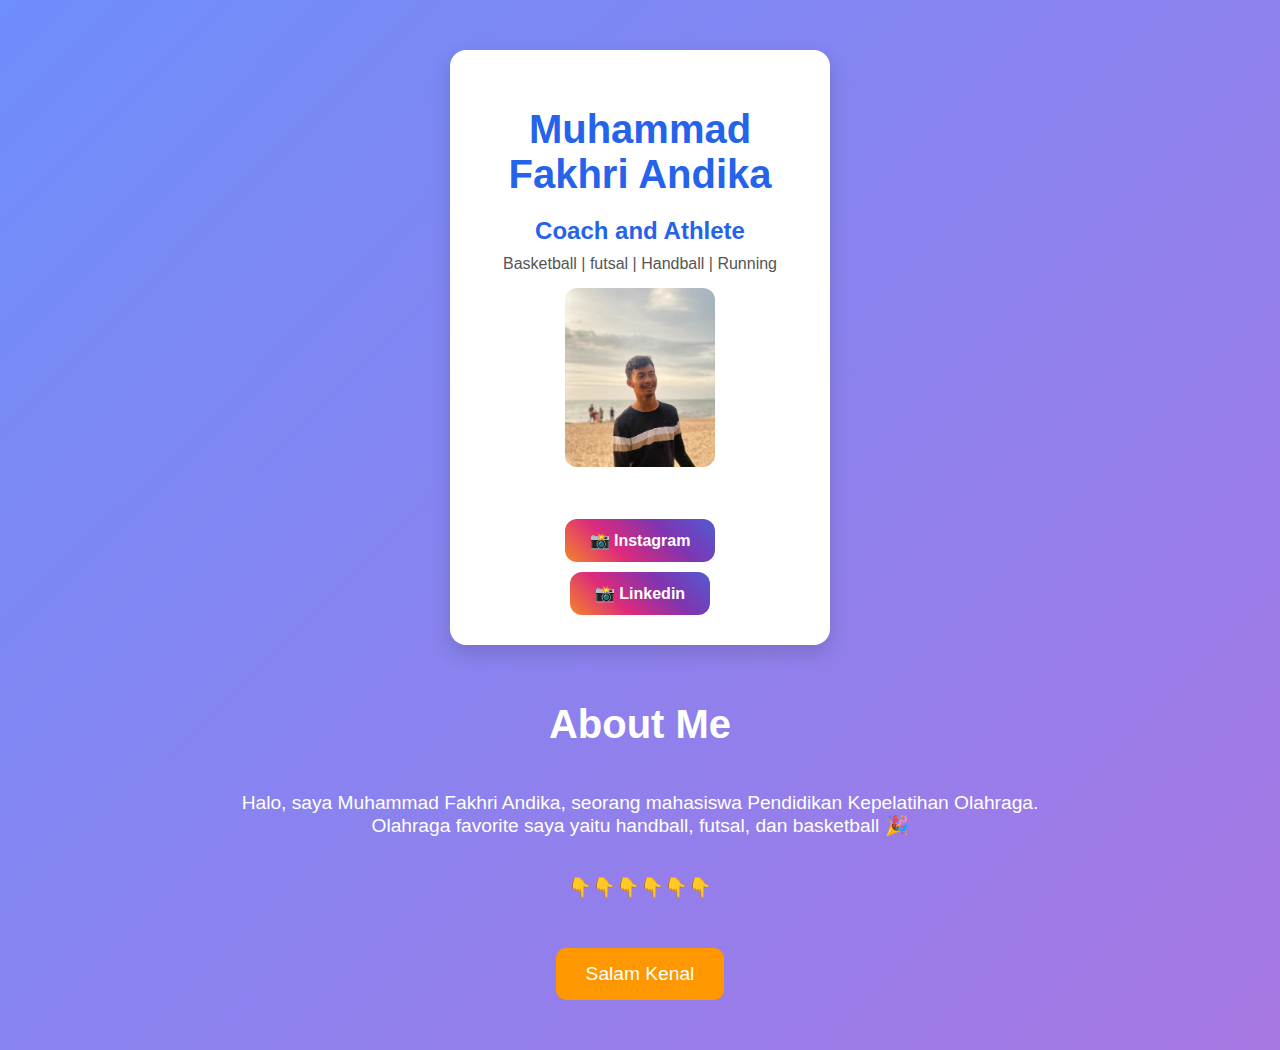
<file: index.html>
<!DOCTYPE html>
<html lang="en">

<head>
  <meta charset="UTF-8">
  <meta name="viewport" content="width=device-width, initial-scale=1.0">
  <title>Muhammad Fakhri Andika</title>

  <!-- SEO -->
  <meta name="description" content="Personal website Muhammad Fakhri Andika, About Me, portfolio, and projects.">
  <meta name="keywords" content="Muhammad Fakhri Andika, portfolio, personal website, about me">
  <meta name="author" content="Muhammad Fakhri Andika">

  <!-- CSS -->
  <link rel="stylesheet" href="style.css">
</head>

<body>
  <div class="card">
    <h1>Muhammad Fakhri Andika</h1>
    <h2>Coach and Athlete</h2>

    <div class="intro">
      Basketball | futsal | Handball | Running
    </div>

    <!-- Foto + Instagram -->
    <div class="profile-pic">
      <img src="https://zae-create.github.io/about-me/pai.jpeg"
           alt="Foto Fakhri"
           class="profile-img" />
    </div>
    <br>
    <div class="insta-link">
      <a href="https://instagram.com/m.fakhriandika" target="_blank" class="btn">
        📸 Instagram
      </a>
    </div>

    

    <div>
      <a href="https://www.linkedin.com/in/muhammad-fakhri-andika-833429333" target="_blank" class="btn">
        📸 Linkedin
      </a>
    </div>
  </div>

  <!-- About Me -->
  <h1>About Me</h1>
  <p>
    Halo, saya Muhammad Fakhri Andika, seorang mahasiswa Pendidikan Kepelatihan Olahraga.<br>
    Olahraga favorite saya yaitu handball, futsal, dan basketball 🎉
  </p>

  <!-- Tombol Salam Kenal -->
  <p>👇👇👇👇👇👇</p>
  <button onclick="launchConfetti()">Salam Kenal</button>

  <!-- Script confetti -->
  <script>
    function launchConfetti() {
      for (let i = 0; i < 30; i++) {
        let confetti = document.createElement("div");
        confetti.className = "confetti";
        confetti.style.left = Math.random() * window.innerWidth + "px";
        confetti.style.background = `hsl(${Math.random() * 360}, 100%, 50%)`;
        document.body.appendChild(confetti);

        setTimeout(() => { confetti.remove(); }, 3000);
      }
      alert("🎉 Congrats! Kmu dapet kenalan baru!!!");
    }
  </script>
</body>
</html>
</file>
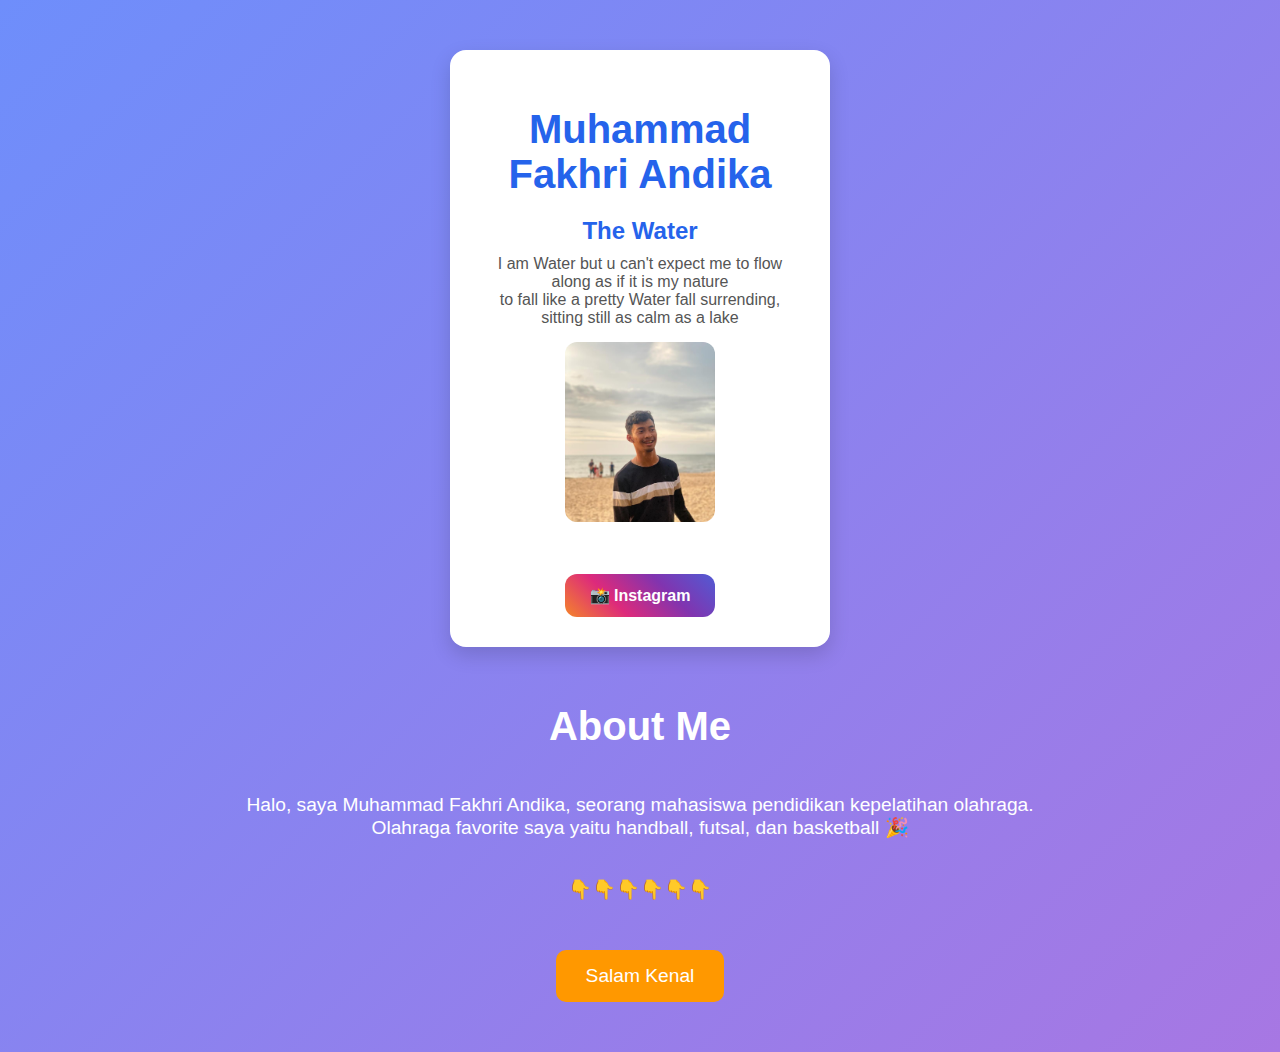
<file: web/index.html>
<!DOCTYPE html>
<html lang="en">

<head>
  <meta charset="UTF-8">
  <meta name="viewport" content="width=device-width, initial-scale=1.0">
  <title>Muhammad Fakhri Andika</title>

  <!-- SEO -->
  <meta name="description" content="Personal website Muhammad Fakhri Andika, About Me, portfolio, and projects.">
  <meta name="keywords" content="Muhammad Fakhri Andika, portfolio, personal website, about me">
  <meta name="author" content="Muhammad Fakhri Andika">

  <!-- CSS -->
  <link rel="stylesheet" href="style.css">
</head>

<body>
  <div class="card">
    <h1>Muhammad Fakhri Andika</h1>
    <h2>The Water</h2>

    <div class="intro">
      I am Water but u can't expect me to flow along as if it is my nature<br>
      to fall like a pretty Water fall surrending,<br>
      sitting still as calm as a lake
    </div>

    <!-- Foto + Instagram -->
    <div class="profile-pic">
      <img src="https://zae-create.github.io/about-me/pai.jpeg"
           alt="Foto Fakhri"
           class="profile-img" />
<br>
      <div class="insta-link">
        <a href="https://instagram.com/m.fakhriandika" target="_blank" class="btn">
          📸 Instagram
        </a>
      </div>
    </div>
  </div>

  <!-- About Me -->
  <h1>About Me</h1>
  <p>
    Halo, saya Muhammad Fakhri Andika, seorang mahasiswa pendidikan kepelatihan olahraga.<br>
    Olahraga favorite saya yaitu handball, futsal, dan basketball 🎉
  </p>

  <!-- Tombol Salam Kenal -->
  <p>👇👇👇👇👇👇</p>
  <button onclick="launchConfetti()">Salam Kenal</button>

  <!-- Script confetti -->
  <script>
    function launchConfetti() {
      for (let i = 0; i < 30; i++) {
        let confetti = document.createElement("div");
        confetti.className = "confetti";
        confetti.style.left = Math.random() * window.innerWidth + "px";
        confetti.style.background = `hsl(${Math.random() * 360}, 100%, 50%)`;
        document.body.appendChild(confetti);

        setTimeout(() => { confetti.remove(); }, 3000);
      }
      alert("🎉 Congrats! Your site is alive!");
    }
  </script>
</body>
</html>
</file>
<file: style.css>
/* Body utama */
body {
  font-family: 'Segoe UI', sans-serif;
  background: linear-gradient(135deg, #6e8efb, #a777e3);
  color: white;
  text-align: center;
  padding: 50px;
  margin: 0;
  min-height: 100vh;

  display: flex;
  flex-direction: column;
  justify-content: center;
  align-items: center;

  animation: fadeIn 2s ease-in;
}

/* Card profil */
.card {
  background-color: white;
  color: #333;
  padding: 30px;
  border-radius: 16px;
  box-shadow: 0 8px 20px rgba(0, 0, 0, 0.15);
  text-align: center;
  max-width: 320px;
  max-height: 600px;
  margin-bottom: 30px;
}

.card h1 {
  color: #2563eb;
  margin-bottom: 10px;
}

.card h2 {
  color: #2563eb;
  margin-bottom: 10px;
}

.card .intro {
  margin-bottom: 15px;
  font-size: 1rem;
  color: #555;
}

/* Foto + Instagram */
.profile-pic {
  margin-top: 15px;
  text-align: center;
}

.profile-img {
  width: 150px;
  height: 179px;
  border-radius: 12px;
  object-fit: cover;
  display: block;
  margin: 0 auto 12px; /* Tengah + jarak bawah */
}

.insta-link {
  margin-top: 12px;
}

/* Judul About Me */
h1 {
  font-size: 2.5em;
  animation: glow 2s ease-in-out infinite alternate;
}

p {
  font-size: 1.2em;
}

/* Tombol */
button {
  margin-top: 30px;
  padding: 15px 30px;
  font-size: 1.2em;
  border: none;
  border-radius: 10px;
  background: #ff9800;
  color: white;
  cursor: pointer;
  transition: transform 0.2s;
}

button:hover {
  transform: scale(1.1);
  background: #e68900;
}

/* Animasi glow dan fade */
@keyframes glow {
  from { text-shadow: 0 0 10px #ffeb3b; }
  to   { text-shadow: 0 0 20px #ff5722; }
}

@keyframes fadeIn {
  from { opacity: 0; }
  to   { opacity: 1; }
}

/* Confetti */
.confetti {
  position: fixed;
  width: 10px;
  height: 10px;
  background: red;
  animation: fall 3s linear forwards;
}

@keyframes fall {
  to {
    transform: translateY(100vh) rotate(720deg);
    opacity: 0;
  }
}

/* Tombol Instagram */
.btn {
  display: inline-block;
  margin-top: 10px;
  padding: 12px 25px;
  background: linear-gradient(45deg, #f58529, #dd2a7b, #8134af, #515bd4);
  color: white;
  font-weight: bold;
  text-decoration: none;
  border-radius: 12px;
  transition: transform 0.2s ease-in-out;
}
.btn:hover {
  transform: scale(1.1);
  opacity: 0.9;
}
</file>
<file: web/style.css>
/* Body utama */
body {
  font-family: 'Segoe UI', sans-serif;
  background: linear-gradient(135deg, #6e8efb, #a777e3);
  color: white;
  text-align: center;
  padding: 50px;
  margin: 0;
  min-height: 100vh;

  display: flex;
  flex-direction: column;
  justify-content: center;
  align-items: center;

  animation: fadeIn 2s ease-in;
}

/* Card profil */
.card {
  background-color: white;
  color: #333;
  padding: 30px;
  border-radius: 16px;
  box-shadow: 0 8px 20px rgba(0, 0, 0, 0.15);
  text-align: center;
  max-width: 320px;
  margin-bottom: 30px;
}

.card h1 {
  color: #2563eb;
  margin-bottom: 10px;
}

.card h2 {
  color: #2563eb;
  margin-bottom: 10px;
}

.card .intro {
  margin-bottom: 15px;
  font-size: 1rem;
  color: #555;
}

/* Foto + Instagram */
.profile-pic {
  margin-top: 15px;
  text-align: center;
}

.profile-img {
  width: 150px;
  height: 180px;
  border-radius: 12px;
  object-fit: cover;
  display: block;
  margin: 0 auto 12px; /* Tengah + jarak bawah */
}

.insta-link {
  margin-top: 12px;
}

/* Judul About Me */
h1 {
  font-size: 2.5em;
  animation: glow 2s ease-in-out infinite alternate;
}

p {
  font-size: 1.2em;
}

/* Tombol */
button {
  margin-top: 30px;
  padding: 15px 30px;
  font-size: 1.2em;
  border: none;
  border-radius: 10px;
  background: #ff9800;
  color: white;
  cursor: pointer;
  transition: transform 0.2s;
}

button:hover {
  transform: scale(1.1);
  background: #e68900;
}

/* Animasi glow dan fade */
@keyframes glow {
  from { text-shadow: 0 0 10px #ffeb3b; }
  to   { text-shadow: 0 0 20px #ff5722; }
}

@keyframes fadeIn {
  from { opacity: 0; }
  to   { opacity: 1; }
}

/* Confetti */
.confetti {
  position: fixed;
  width: 10px;
  height: 10px;
  background: red;
  animation: fall 3s linear forwards;
}

@keyframes fall {
  to {
    transform: translateY(100vh) rotate(720deg);
    opacity: 0;
  }
}

/* Tombol Instagram */
.btn {
  display: inline-block;
  margin-top: 10px;
  padding: 12px 25px;
  background: linear-gradient(45deg, #f58529, #dd2a7b, #8134af, #515bd4);
  color: white;
  font-weight: bold;
  text-decoration: none;
  border-radius: 12px;
  transition: transform 0.2s ease-in-out;
}
.btn:hover {
  transform: scale(1.1);
  opacity: 0.9;
}
</file>
